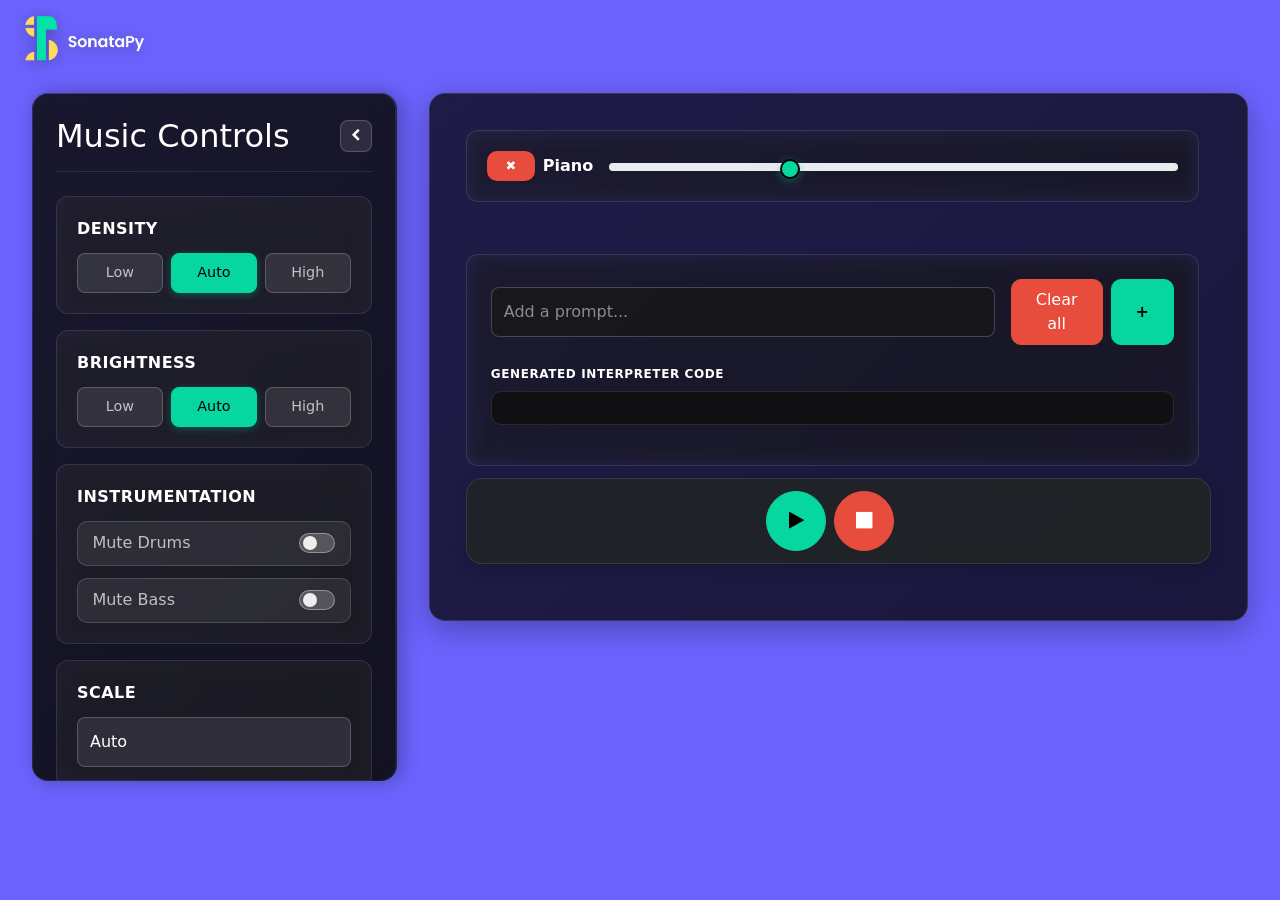
<file: static/index.html>
<!DOCTYPE html>
<html lang="en">
    <head>
        <meta charset="UTF-8">
        <meta name="viewport" content="width=device-width, initial-scale=1.0">
        <title>SonataPy</title>
        
        <link href="https://cdn.jsdelivr.net/npm/bootstrap@5.3.3/dist/css/bootstrap.min.css" rel="stylesheet">
        <link rel="stylesheet" href="https://maxcdn.bootstrapcdn.com/font-awesome/4.6.1/css/font-awesome.min.css">
        <link rel="stylesheet" href="style.css">
    </head>

    <body>
        <header class="d-flex justify-content-between align-items-center px-4 py-3">
        <div class="d-flex align-items-center">
            <img src="assets/logo.png" alt="SonataPy Logo" class="me-3" style="height: 45px;">
        </div>
        </header>

<main class="main-layout">
            <aside class="sidebar" id="sidebar">
                
                <div class="sidebar-header d-flex justify-content-between align-items-center">
                    <h2 class="mb-0">Music Controls</h2>
                    <button class="btn btn-sm btn-outline-secondary toggle-sidebar" id="toggleSidebar">
                        <i class="fa fa-chevron-left"></i>
                    </button>
                </div>

                <div class="control-container">

                    <div class="control-group">
                        <span class="control-title">Density</span>
                        <div class="radio-group">
                            <div class="radio-option">
                                <input type="radio" name="densityRadio" id="lowDensity" value="low">
                                <label for="lowDensity">Low</label>
                            </div>
                            <div class="radio-option">
                                <input type="radio" name="densityRadio" id="autoDensity" value="auto" checked>
                                <label for="autoDensity">Auto</label>
                            </div>
                            <div class="radio-option">
                                <input type="radio" name="densityRadio" id="highDensity" value="high">
                                <label for="highDensity">High</label>
                            </div>
                        </div>
                    </div>

                    <div class="control-group">
                        <span class="control-title">Brightness</span>
                        <div class="radio-group">
                            <div class="radio-option">
                                <input type="radio" name="brightnessRadio" id="lowBrightness" value="low">
                                <label for="lowBrightness">Low</label>
                            </div>
                            <div class="radio-option">
                                <input type="radio" name="brightnessRadio" id="autoBrightness" value="auto" checked>
                                <label for="autoBrightness">Auto</label>
                            </div>
                            <div class="radio-option">
                                <input type="radio" name="brightnessRadio" id="highBrightness" value="high">
                                <label for="highBrightness">High</label>
                            </div>
                        </div>
                    </div>

                    <div class="control-group">
                        <span class="control-title">Instrumentation</span>
                        <div class="toggle-stack">
                            <div class="toggle-check">
                                <input class="toggle-input" type="checkbox" name="drumsCheckbox" id="drumsCheckbox">
                                <label class="toggle-label" for="drumsCheckbox">
                                    <span>Mute Drums</span>
                                    <span class="toggle-indicator" aria-hidden="true"></span>
                                </label>
                            </div>
                            <div class="toggle-check">
                                <input class="toggle-input" type="checkbox" name="bassCheckbox" id="bassCheckbox">
                                <label class="toggle-label" for="bassCheckbox">
                                    <span>Mute Bass</span>
                                    <span class="toggle-indicator" aria-hidden="true"></span>
                                </label>
                            </div>
                        </div>
                    </div>

                    <div class="control-group">
                        <label class="control-title" for="scaleSelect">Scale</label>
                        <select class="form-select" id="scaleSelect">
                            <option value="SCALE_UNSPECIFIED" selected>Auto</option>
                            <option value="C_MAJOR_A_MINOR">C major / A minor</option>
                            <option value="D_FLAT_MAJOR_B_FLAT_MINOR">D♭ major / B♭ minor</option>
                            <option value="D_MAJOR_B_MINOR">D major / B minor</option>
                            <option value="E_FLAT_MAJOR_C_MINOR">E♭ major / C minor</option>
                            <option value="E_MAJOR_D_FLAT_MINOR">E major / C♯/D♭ minor</option>
                            <option value="F_MAJOR_D_MINOR">F major / D minor</option>
                            <option value="G_FLAT_MAJOR_E_FLAT_MINOR">G♭ major / E♭ minor</option>
                            <option value="G_MAJOR_E_MINOR">G major / E minor</option>
                            <option value="A_FLAT_MAJOR_F_MINOR">A♭ major / F minor</option>
                            <option value="A_MAJOR_G_FLAT_MINOR">A major / F♯/G♭ minor</option>
                            <option value="B_FLAT_MAJOR_G_MINOR">B♭ major / G minor</option>
                            <option value="B_MAJOR_A_FLAT_MINOR">B major / G♯/A♭ minor</option>
                        </select>
                    </div>

                    <div class="control-group">
                        <label for="bpmRange" class="form-label d-flex justify-content-between align-items-center">
                            <span>BPM</span>
                            <span id="bpmValue">120</span>
                        </label>
                        <input type="range" class="form-range custom-slider control-slider" min="60" max="200" step="1" id="bpmRange" value="120" disabled>
                        <div class="toggle-check mt-2">
                            <input class="toggle-input" type="checkbox" id="autoBpmCheckbox" checked>
                            <label class="toggle-label" for="autoBpmCheckbox">
                                <span>Auto</span>
                                <span class="toggle-indicator" aria-hidden="true"></span>
                            </label>
                        </div>
                    </div>


                    <section class="panel session-log">
                        <div class="panel-header d-flex align-items-center justify-content-between mb-2">
                            <h3 class="panel-title mb-0">Session Log</h3>
                            <span class="panel-subtitle">Live updates</span>
                        </div>
                        <div id="log" class="log" aria-live="polite"></div>
                    </section>
                </div>
            </aside>

            <div class="content-area">
                <div class="slider-container">
                    <div class="slider-scroll">
                        <div id="sliders-list" class="slider-list">
                            <div class="slider-row d-flex flex-wrap align-items-center justify-content-between gap-3">
                                <div class="d-flex align-items-center gap-2">
                                    <button class="btn btn-danger btn-sm remove-slider-btn" type="button">✖</button>
                                    <label for="slider0" class="form-label mb-0">Piano</label>
                                </div>
                                <div class="flex-grow-1">
                                    <input type="range" class="form-range custom-slider" id="slider0" min="0.1" max="3" step="0.1" value="1.0">
                                </div>
                            </div>
                        </div>

                        <div class="prompt-section">
                            <div class="d-flex flex-column flex-md-row align-items-stretch align-items-md-center gap-3">
                                <input type="text" class="form-control" id="promptInput" placeholder="Add a prompt...">
                                <div class="d-flex flex-md-row gap-2 justify-content-md-end">
                                    <button id="clearBtn" class="btn btn-danger">Clear all</button>
                                    <button id="addSliderBtn" class="btn btn-success">+</button>
                                </div>
                            </div>

                            <div id="generated-code-container" class="mt-3 text-start">
                                <label for="generatedCode" class="form-label generated-output-label">Generated Interpreter Code</label>
                                <pre id="generatedCode" class="code-output"></pre>
                            </div>
                        </div>
                    </div>

                    <div class="playback-controls text-white">
                        <div class="d-flex justify-content-center align-items-center">
                            <button id="playBtn" class="btn btn-success me-2 rounded-pill">
                                <i class="fa fa-play"></i>
                            </button>
                            <button id="stopBtn" class="btn btn-danger me-3 rounded-pill">
                                <i class="fa fa-stop"></i>
                            </button>
                        </div>
                    </div>
                </div>
            </div>
        </main>

        <script src="https://cdn.jsdelivr.net/npm/bootstrap@5.3.3/dist/js/bootstrap.bundle.min.js"></script>
        
        <script type="module" src="script.js"></script>
    </body>
</html>
</file>
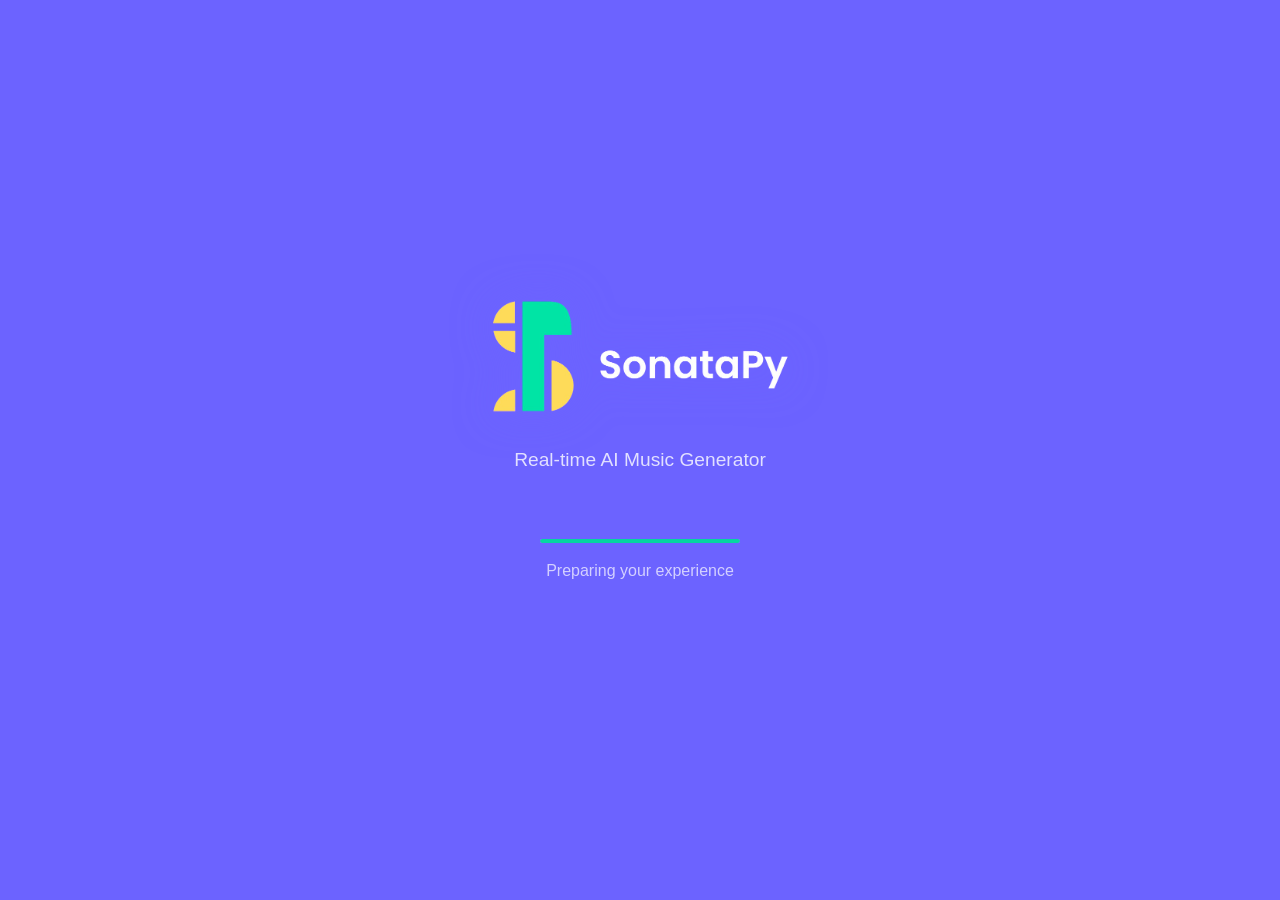
<file: static/splash_screen.html>
<!DOCTYPE html>
<html lang="en">
<head>
    <meta charset="UTF-8">
    <meta name="viewport" content="width=device-width, initial-scale=1.0">
    <title>SonataPY</title>
    <!-- Bootstrap CSS -->
    <link href="https://cdn.jsdelivr.net/npm/bootstrap@5.3.3/dist/css/bootstrap.min.css" rel="stylesheet">
    <link rel="stylesheet" href="https://maxcdn.bootstrapcdn.com/font-awesome/4.6.1/css/font-awesome.min.css">
    <!-- Custom CSS -->
    <link rel="stylesheet" href="splash.css">
   
</head>
<body>
    <div class="splash-container">        
        <!-- Logo -->
        <img src="assets/logo.png" alt="App Logo" class="logo logo-glow">
        
        <p class="tagline">
           Real-time AI Music Generator
        </p>
        
        <!-- Loading Bar -->
        <div class="loading-bar">
            <div class="loading-progress"></div>
        </div>
        
        <!-- Welcome Text -->
        <p class="welcome-text">
            Preparing your experience
        </p>

    </div>

    <script>
        function redirectToMain() {
            // Redirect to main page
            window.location.href = 'index.html';
        }

        // Start background transition
        document.body.classList.add('background-transition');

        // Automatically redirect after 6 seconds
        setTimeout(redirectToMain, 6000);

        // Load progress tracking
        let progress = 0;
        const progressInterval = setInterval(() => {
            progress += 1;
            if (progress >= 100) {
                clearInterval(progressInterval);
            }
        }, 60); 
    </script>
</body>
</html>
</file>
<file: static/splash.css>
:root {
     --primary: #06D6A0;
     --background: #6C63FF;
     --text-light: #FFFFFF;
}
 body {
     background-color: #000000;
     margin: 0;
     padding: 0;
     color: var(--text-light);
     font-family: 'Segoe UI', Tahoma, Geneva, Verdana, sans-serif;
     height: 100vh;
     overflow: hidden;
     transition: background-color 2.5s ease-in-out;
}
 .splash-container {
     display: flex;
     flex-direction: column;
     justify-content: center;
     align-items: center;
     height: 100vh;
     text-align: center;
     position: relative;
}
 .logo {
     width: 300px;
     height: auto;
     max-width: 80%;
     animation: slideInFromLeft 1.5s ease-out forwards, float 3s ease-in-out 1.5s infinite;
     opacity: 0;
     transform: translateX(-100vw);
}
 .tagline {
     font-size: 1.2rem;
     margin-top: 2rem;
     opacity: 0;
     animation: fadeInUp 1s ease-out 1s forwards;
     max-width: 500px;
     line-height: 1.6;
     color: rgba(255, 255, 255, 0.8);
}
 .loading-bar {
     width: 200px;
     height: 4px;
     background: rgba(255, 255, 255, 0.2);
     border-radius: 2px;
     overflow: hidden;
     margin-top: 3rem;
     opacity: 0;
     animation: fadeIn 0.5s ease-out 1.5s forwards;
}
 .loading-progress {
     width: 100%;
     height: 100%;
     background: var(--primary);
     border-radius: 2px;
     animation: loading 2s ease-in-out 1.5s forwards;
     transform-origin: left;
     transform: scaleX(0);
}
 .welcome-text {
     font-size: 1rem;
     opacity: 0;
     margin-top: 1rem;
     animation: fadeIn 0.5s ease-out 2s forwards;
     color: rgba(255, 255, 255, 0.7);
}

/* Animations */
 @keyframes slideInFromLeft {
     0% {
         transform: translateX(-100vw);
         opacity: 0;
    }
     80% {
         transform: translateX(20px);
         opacity: 1;
    }
     100% {
         transform: translateX(0);
         opacity: 1;
    }
}
 @keyframes float {
     0%, 100% {
         transform: translateY(0px) translateX(0);
    }
     50% {
         transform: translateY(-10px) translateX(0);
    }
}
 @keyframes fadeInUp {
     from {
         opacity: 0;
         transform: translateY(30px);
    }
     to {
         opacity: 1;
         transform: translateY(0);
    }
}
 @keyframes fadeIn {
     from {
         opacity: 0;
    }
     to {
         opacity: 1;
    }
}
 @keyframes loading {
     0% {
         transform: scaleX(0);
    }
     100% {
         transform: scaleX(1);
    }
}
 @keyframes backgroundTransition {
     0% {
         background-color: #000000;
    }
     100% {
         background-color: var(--background);
    }
}
/* Background transition effect */
 .background-transition {
     animation: backgroundTransition 2.5s ease-in-out forwards;
}

/* Add a subtle glow effect to the logo */
 .logo-glow {
     filter: drop-shadow(0 0 20px rgba(108, 99, 255, 0.5));
}
</file>
<file: static/style.css>
/* Bootstrap color overrides with your theme */
:root {
  --primary: #06D6A0;
  --background: #6C63FF;
  --text-light: #FFFFFF;
}

body {
  background-color: var(--background) !important;
  margin: 0;
  padding: 0;
  color: var(--text-light);
}

.btn-primary {
  background-color: #06D6A0;
  border-color: #06D6A0;
  color: #000000;
}

.btn-primary:hover, .btn-primary:focus {
  background-color: #05c190;
  border-color: #05c190;
  color: #000000;
}

.text-primary {
  color: #06D6A0 !important;
}

.border-primary {
  border-color: #06D6A0 !important;
}

/* Floating playback controls styling */
.playback-controls {
  z-index: 1;
  border-radius: 16px;
  box-shadow: 0 4px 16px rgba(0,0,0,0.2);
  width: 100%;
  position: sticky;
  bottom: 1.5rem;
  background: rgba(33, 37, 41, 0.95);
  backdrop-filter: blur(10px);
  color: var(--text-light);
  padding: 0.75rem 1.5rem;
  border: 1px solid rgba(255, 255, 255, 0.1);
  margin: 0 auto;
  max-width: 960px;

  display: flex;
  justify-content: center;
  flex-wrap: wrap;
  gap: 1rem;
  align-self: center;
}

/* Header with background color */

/* Main layout with 30/70 split */
.main-layout {
  display: flex;
  height: calc(100vh - 80px);
  width: 100%;
  transition: all 0.3s ease-in-out;
  gap: 2rem;
  align-items: flex-start;
  padding: 1rem 2rem;
  box-sizing: border-box;
}

/* Left sidebar with rounded edges and spacing */
.sidebar {
  width: 30%;
  background-color: rgba(10, 10, 10, 0.95);
  backdrop-filter: blur(10px);
  padding: 1.5rem;
  overflow-y: auto;
  border-right: 1px solid rgba(255, 255, 255, 0.1);
  transition: all 0.3s ease-in-out;
  position: relative;
  min-width: 300px;
  margin: 0;
  border-radius: 16px;
  height: calc(100vh - 212px); 
  box-shadow: 
    4px 0 20px rgba(0, 0, 0, 0.3),
    inset 0 1px 0 rgba(255, 255, 255, 0.1);

}

/* Collapsed sidebar state */
.sidebar.collapsed {
  width: 80px;
  min-width: 80px;
  padding: 1rem 0.5rem;
  margin: 0;
  border-radius: 16px;
}

.sidebar.collapsed .sidebar-header {
  justify-content: center;
  padding: 0;
  border-bottom: none;
  margin-bottom: 1rem;
}

.sidebar.collapsed .sidebar-header h2 {
  display: none;
}

.sidebar.collapsed .control-container {
  opacity: 0;
  visibility: hidden;
  height: 0;
}

.sidebar.collapsed .toggle-sidebar .fa-chevron-left {
  transform: rotate(180deg);
}

/* Sidebar Header */
.sidebar-header {
  margin-bottom: 1.5rem;
  padding-bottom: 1rem;
  border-bottom: 1px solid rgba(255, 255, 255, 0.1);
}

/* Toggle Button */
.toggle-sidebar {
  background: rgba(255, 255, 255, 0.1);
  border: 1px solid rgba(255, 255, 255, 0.2);
  color: var(--text-light);
  width: 32px;
  height: 32px;
  border-radius: 8px;
  display: flex;
  align-items: center;
  justify-content: center;
  transition: all 0.3s ease;
}

.toggle-sidebar:hover {
  background: rgba(108, 99, 255, 0.3);
  border-color: rgba(108, 99, 255, 0.5);
  transform: scale(1.05);
}

.toggle-sidebar .fa-chevron-left {
  transition: transform 0.3s ease;
  font-size: 0.8rem;
}

/* Control Container */
.control-container {
  transition: all 0.3s ease-in-out;
  opacity: 1;
  visibility: visible;
  height: auto;
  max-width: 800px;
  width: 100%;
  color: var(--text-light);
}

/* Collapsed State Icon Hints */
.sidebar.collapsed::after {
  content: "🎵";
  position: absolute;
  top: 50%;
  left: 50%;
  transform: translate(-50%, -50%);
  font-size: 1.5rem;
  opacity: 0.7;
}

/* Right content area */
.content-area {
  flex: 1 1 auto;
  display: flex;
  justify-content: flex-start;
  align-items: stretch;
  padding: 0;
  background-color: transparent;
  transition: all 0.3s ease-in-out;
  margin: 0;
}

/* When sidebar is collapsed, expand content area */
.sidebar.collapsed ~ .content-area {
  padding-left: 0;
}

/* REPLACE the existing .slider-container with this: */
.slider-container {
  background: rgba(0, 0, 0, 0.8);
  backdrop-filter: blur(20px);
  padding: 2rem 2.25rem;
  border-radius: 16px;
  box-shadow: 0 8px 32px rgba(0, 0, 0, 0.3);
  width: 100%;
  max-width: 100%;
  border: 1px solid rgba(255, 255, 255, 0.15);
  position: relative;
  display: flex;
  flex-direction: column;
  gap: 1.5rem;
  max-height: calc(100vh - 212px);
  overflow: hidden;
}

.slider-scroll {
  flex: 1 1 auto;
  min-height: 0;
  overflow-y: auto;
  padding-right: 0.75rem;
  padding-bottom: 0.75rem;
  display: flex;
  flex-direction: column;
  gap: 1.5rem;
  max-width: 960px;
  width: 100%;
  margin: 0 auto;
}

.slider-list {
  display: flex;
  flex-direction: column;
  gap: 1rem;
  flex: 0 0 auto;
  min-height: auto;
  overflow: visible;
  padding: 0.25rem 0;
}

.control-title {
  display: block;
  font-size: 0.95rem;
  font-weight: 600;
  letter-spacing: 0.03em;
  text-transform: uppercase;
  color: rgba(255, 255, 255, 0.75);
  margin-bottom: 0.75rem;
}

.toggle-stack {
  display: flex;
  flex-direction: column;
  gap: 0.75rem;
}

.toggle-check {
  position: relative;
}

.toggle-input {
  position: absolute;
  opacity: 0;
  pointer-events: none;
}

.toggle-label {
  display: flex;
  align-items: center;
  justify-content: space-between;
  gap: 1rem;
  padding: 0.6rem 0.9rem;
  background: rgba(255, 255, 255, 0.08);
  border: 1px solid rgba(255, 255, 255, 0.15);
  border-radius: 10px;
  color: rgba(255, 255, 255, 0.7);
  cursor: pointer;
  transition: all 0.3s ease;
}

.toggle-label:hover {
  border-color: rgba(108, 99, 255, 0.4);
  background: rgba(108, 99, 255, 0.15);
}

.toggle-indicator {
  position: relative;
  width: 36px;
  height: 20px;
  border-radius: 999px;
  background: rgba(255, 255, 255, 0.2);
  border: 1px solid rgba(255, 255, 255, 0.35);
  transition: all 0.3s ease;
}

.toggle-indicator::after {
  content: '';
  position: absolute;
  top: 2px;
  left: 3px;
  width: 14px;
  height: 14px;
  border-radius: 50%;
  background: rgba(255, 255, 255, 0.9);
  transition: transform 0.3s ease;
}

.toggle-input:checked + .toggle-label {
  color: var(--text-light);
  border-color: rgba(6, 214, 160, 0.6);
  background: rgba(6, 214, 160, 0.2);
  box-shadow: 0 0 0 1px rgba(6, 214, 160, 0.15);
}

.toggle-input:checked + .toggle-label .toggle-indicator {
  background: rgba(6, 214, 160, 0.75);
  border-color: rgba(6, 214, 160, 0.9);
}

.toggle-input:checked + .toggle-label .toggle-indicator::after {
  transform: translateX(14px);
  background: #000000;
}

.control-slider {
  margin-top: 0.25rem;
}

.generated-output-label {
  font-size: 0.75rem;
  letter-spacing: 0.05em;
  text-transform: uppercase;
  color: rgba(255, 255, 255, 0.65);
}

.code-output {
  background: rgba(17, 17, 17, 0.85);
  color: var(--primary);
  padding: 1rem;
  border-radius: 10px;
  font-size: 0.85rem;
  max-height: 200px;
  overflow-y: auto;
  border: 1px solid rgba(255, 255, 255, 0.1);
}

.form-label {
  color: var(--text-light);
  font-weight: 500;
}

.form-control, .form-select {
  background-color: rgba(26, 26, 26, 0.8);
  border: 1px solid rgba(255, 255, 255, 0.2);
  color: var(--text-light);
  border-radius: 8px;
  padding: 0.75rem;
}

.form-control:focus, .form-select:focus {
  background-color: rgba(26, 26, 26, 0.9);
  border-color: #06D6A0;
  color: var(--text-light);
  box-shadow: 0 0 0 0.25rem rgba(6, 214, 160, 0.25);
}

.form-select {
  background: rgba(255, 255, 255, 0.1) !important;
  border: 1px solid rgba(255, 255, 255, 0.2) !important;
  background-color: #302e3b !important;
}

.form-control::placeholder {
  color: rgba(255, 255, 255, 0.5);
}

/* Enhanced row styling */

/* Improved three-way toggle switch */
.tw-toggle {
  background: rgba(44, 62, 80, 0.8);
  display: inline-flex;
  padding: 4px;
  border-radius: 25px;
  position: relative;
  border: 2px solid rgba(52, 73, 94, 0.6);
  width: 180px;
  height: 38px;
  backdrop-filter: blur(5px);
}

.tw-toggle label {
  text-align: center;
  font-family: sans-serif;
  display: inline-block;
  color: #bdc3c7;
  position: relative;
  z-index: 2;
  margin: 0;
  text-align: center;
  padding: 6px 12px;
  font-size: 14px;
  flex: 1;
  transition: color 0.3s ease;
  line-height: 24px;
}

.tw-toggle input {
  position: absolute;
  z-index: 3;
  opacity: 0;
  height: 100%;
  width: 33.33%;
  cursor: pointer;
}

.tw-toggle span {
  height: calc(100% - 8px);
  width: 33.33%;
  border-radius: 20px;
  background: var(--primary);
  display: block;
  position: absolute;
  left: 4px;
  top: 4px;
  transition: all 0.3s ease-in-out;
  box-shadow: 0 2px 8px rgba(0,0,0,0.3);
}

.tw-toggle input[value="false"]:checked ~ span {
  background: #e74c3c;
  left: 4px;
}

.tw-toggle input[value="true"]:checked ~ span {
  background: var(--primary);
  left: calc(66.66% + 4px);
}

.tw-toggle input[value="-1"]:checked ~ span {
  background: #95A5A6;
  left: calc(33.33% + 4px);
}

.tw-toggle input[value="false"]:checked + label,
.tw-toggle input[value="true"]:checked + label,
.tw-toggle input[value="-1"]:checked + label {
  color: var(--text-light);
  font-weight: 600;
}

/* Custom scrollbar */
::-webkit-scrollbar {
  width: 8px;
}

::-webkit-scrollbar-track {
  background: rgba(26, 26, 26, 0.5);
}

::-webkit-scrollbar-thumb {
  background: #06D6A0;
  border-radius: 4px;
}

::-webkit-scrollbar-thumb:hover {
  background: #05c190;
}

/* Sidebar specific scrollbar */
.sidebar::-webkit-scrollbar {
  width: 6px;
}

.sidebar::-webkit-scrollbar-track {
  background: rgba(255, 255, 255, 0.05);
  border-radius: 3px;
  margin: 10px 0;
}

.sidebar::-webkit-scrollbar-thumb {
  background: var(--primary);
  border-radius: 3px;
}

.sidebar::-webkit-scrollbar-thumb:hover {
  background: #05c190;
}

/* Gradient overlays for better text readability */
.sidebar::before, .slider-container::before {
  content: '';
  position: absolute;
  top: 0;
  left: 0;
  right: 0;
  bottom: 0;
  background: linear-gradient(135deg, rgba(108, 99, 255, 0.1) 0%, rgba(108, 99, 255, 0.05) 100%);
  pointer-events: none;
  border-radius: inherit;
  z-index: -1;
}

.sidebar, .slider-container {
  position: relative;
}

/* Subtle border glow effect for sidebar */
.sidebar::after {
  content: '';
  position: absolute;
  top: 0;
  left: 0;
  right: 0;
  bottom: 0;
  border-radius: 16px;
  padding: 1px;
  background: linear-gradient(135deg, rgba(108, 99, 255, 0.3), rgba(6, 214, 160, 0.1));
  mask: 
    linear-gradient(#fff 0 0) content-box, 
    linear-gradient(#fff 0 0);
  -webkit-mask: 
      linear-gradient(#fff 0 0) content-box, 
      linear-gradient(#fff 0 0);
  -webkit-mask-composite: xor;
  mask-composite: exclude;
  pointer-events: none;
}

/* Floating toggle for mobile */
.floating-toggle {
  display: none;
  position: fixed;
  top: 1rem;
  left: 1rem;
  z-index: 1001;
  background: var(--primary);
  width: 50px;
  height: 50px;
  border-radius: 12px;
  align-items: center;
  justify-content: center;
  box-shadow: 0 4px 12px rgba(0,0,0,0.3);
  border: none;
  color: #000000;
}

/* Responsive adjustments */
@media (max-width: 768px) {
  .sidebar {
      position: fixed;
      left: 1rem;
      top: 1rem;
      height: calc(100vh - 2rem);
      z-index: 1000;
      transform: translateX(0);
      transition: transform 0.3s ease-in-out;
      width: calc(300px - 2rem) !important;
      margin: 0;
  }
  
  .sidebar.collapsed {
      transform: translateX(-100%);
      width: calc(300px - 2rem) !important;
  }
  
  .sidebar.collapsed ~ .content-area {
      width: calc(100% - 2rem);
      margin: 1rem;
  }
  
  .sidebar:not(.collapsed) ~ .content-area {
      margin-left: calc(300px + 1rem);
      width: calc(100% - 300px - 2rem);
  }
  
  .toggle-sidebar {
      position: absolute;
      top: 1rem;
      right: 1rem;
      z-index: 1001;
      background: var(--primary);
  }
  
  .floating-toggle {
      display: flex;
  }
  
  .sidebar:not(.collapsed) ~ .floating-toggle {
      display: none;
  }

  .content-area {
    width: 100%;
    margin: 1rem;
    padding: 1.5rem;
    display: block;
  }

  .slider-container {
    max-height: none;
    padding: 1.5rem;
  }

  .slider-list {
    max-height: none;
  }

  .slider-scroll {
    padding-right: 0.25rem;
    max-width: 100%;
    margin: 0;
  }

  .playback-controls {
      bottom: 1rem;
      padding: 0.75rem 1rem;
      max-width: 100%;
  }
}

/* ===== ADD ALL THESE NEW RULES ===== */

/* Enhanced Header */
header {
  background: var(--background);
}

header img {
  filter: drop-shadow(0 2px 8px rgba(0, 0, 0, 0.3));
  transition: transform 0.3s ease;
}

header img:hover {
  transform: scale(1.05);
}

/* Enhanced Slider Rows (replaces .row) */
.slider-row {
  background: rgba(255, 255, 255, 0.05);
  border: 1px solid rgba(255, 255, 255, 0.1);
  border-radius: 12px;
  padding: 1.25rem;
  margin-bottom: 0;
  transition: all 0.3s ease;
  backdrop-filter: blur(10px);
  min-width: 0;
}

.slider-row:hover {
  border-color: rgba(108, 99, 255, 0.3);
  transform: translateY(-2px);
  box-shadow: 0 4px 15px rgba(0, 0, 0, 0.2);
}

/* Custom slider styling */
.custom-slider {
  width: 100%;
  height: 8px;
  border-radius: 4px;
  background: rgba(255, 255, 255, 0.2);
  outline: none;
  transition: all 0.3s ease;
}

.custom-slider::-webkit-slider-thumb {
  appearance: none;
  width: 20px;
  height: 20px;
  border-radius: 50%;
  background: var(--primary);
  border: 2px solid #000000;
  cursor: pointer;
  box-shadow: 0 2px 8px rgba(6, 214, 160, 0.4);
  transition: all 0.3s ease;
}

.custom-slider::-webkit-slider-thumb:hover {
  transform: scale(1.2);
  box-shadow: 0 4px 12px rgba(6, 214, 160, 0.6);
}

.custom-slider::-moz-range-thumb {
  width: 20px;
  height: 20px;
  border-radius: 50%;
  background: var(--primary);
  border: 2px solid #000000;
  cursor: pointer;
  box-shadow: 0 2px 8px rgba(6, 214, 160, 0.4);
}

/* Remove slider button */
.remove-slider-btn {
  background: #e74c3c;
  border: none;
  width: 30px;
  height: 30px;
  border-radius: 8px;
  display: flex;
  align-items: center;
  justify-content: center;
  font-size: 0.8rem;
  transition: all 0.3s ease;
}

.remove-slider-btn:hover {
  background: #c0392b;
  transform: scale(1.1);
}

/* Prompt input section */
.prompt-section {
  background: rgba(255, 255, 255, 0.05);
  border: 1px solid rgba(255, 255, 255, 0.1);
  border-radius: 12px;
  padding: 1.5rem;
  margin-top: 1.5rem;
  backdrop-filter: blur(10px);
}

/* Enhanced Buttons */
.btn-success {
  background: var(--primary);
  border-color: var(--primary);
  color: #000000;
  font-weight: 600;
  border-radius: 10px;
  padding: 0.5rem 1.5rem;
  transition: all 0.3s ease;
}

.btn-success:hover {
  background: #05c190;
  border-color: #05c190;
  transform: translateY(-2px);
  box-shadow: 0 4px 12px rgba(6, 214, 160, 0.4);
}

.btn-danger {
  background: #e74c3c;
  border-color: #e74c3c;
  border-radius: 10px;
  padding: 0.5rem 1.5rem;
  transition: all 0.3s ease;
}

.btn-danger:hover {
  background: #c0392b;
  border-color: #c0392b;
  transform: translateY(-2px);
  box-shadow: 0 4px 12px rgba(231, 76, 60, 0.4);
}

/* Playback control buttons */
#playBtn, #stopBtn {
  width: 60px;
  height: 60px;
  border-radius: 50%;
  display: flex;
  align-items: center;
  justify-content: center;
  font-size: 1.2rem;
  transition: all 0.3s ease;
}

#playBtn:hover, #stopBtn:hover {
  transform: scale(1.1);
  box-shadow: 0 6px 20px rgba(0, 0, 0, 0.3);
}

/* Improved form controls in sidebar */
.control-group {
  background: rgba(255, 255, 255, 0.05);
  border: 1px solid rgba(255, 255, 255, 0.1);
  border-radius: 12px;
  padding: 1.25rem;
  margin-bottom: 1rem;
  transition: all 0.3s ease;
  backdrop-filter: blur(10px);
}

.control-group:hover {
  border-color: rgba(108, 99, 255, 0.3);
  transform: translateY(-2px);
}

.control-group > label,
.control-title {
  color: var(--text-light);
  font-weight: 600;
  margin-bottom: 0.75rem;
  display: block;
  font-size: 1rem;
}

.panel {
  background: rgba(255, 255, 255, 0.05);
  border: 1px solid rgba(255, 255, 255, 0.1);
  border-radius: 12px;
  padding: 1.25rem;
  backdrop-filter: blur(12px);
  box-shadow: inset 0 1px 0 rgba(255, 255, 255, 0.08);
}

.panel-header {
  padding-bottom: 0.75rem;
  border-bottom: 1px solid rgba(255, 255, 255, 0.08);
}

.panel-title {
  font-size: 1rem;
  font-weight: 600;
  letter-spacing: 0.04em;
  text-transform: uppercase;
  color: rgba(255, 255, 255, 0.8);
}

.panel-subtitle {
  font-size: 0.7rem;
  text-transform: uppercase;
  letter-spacing: 0.12em;
  color: rgba(255, 255, 255, 0.45);
}

.log {
  max-height: 220px;
  overflow-y: auto;
  display: flex;
  flex-direction: column;
  gap: 0.5rem;
  font-size: 0.8rem;
  padding-right: 0.25rem;
}

.log-entry {
  padding: 0.5rem 0.75rem;
  border-radius: 8px;
  background: rgba(0, 0, 0, 0.35);
  border: 1px solid rgba(255, 255, 255, 0.05);
  color: rgba(255, 255, 255, 0.85);
  box-shadow: inset 0 1px 0 rgba(255, 255, 255, 0.05);
}

.log-entry.log-warn {
  border-color: rgba(230, 126, 34, 0.6);
  background: rgba(230, 126, 34, 0.15);
}

.log-entry.log-error {
  border-color: rgba(231, 76, 60, 0.6);
  background: rgba(231, 76, 60, 0.2);
}

/* Radio button groups */
.radio-group {
  display: flex;
  gap: 0.5rem;
  margin-top: 0.5rem;
  flex-wrap: wrap;
}

.radio-option {
  flex: 1;
  text-align: center;
}

.radio-option input[type="radio"] {
  display: none;
}

.radio-option label {
  display: block;
  padding: 0.5rem 0.75rem;
  background: rgba(255, 255, 255, 0.1);
  border: 1px solid rgba(255, 255, 255, 0.2);
  border-radius: 8px;
  color: rgba(255, 255, 255, 0.7);
  cursor: pointer;
  transition: all 0.3s ease;
  font-weight: 500;
  font-size: 0.9rem;
  margin-bottom: 0;
}

.radio-option input[type="radio"]:checked + label {
  background: var(--primary);
  color: #000000;
  border-color: var(--primary);
  box-shadow: 0 2px 8px rgba(6, 214, 160, 0.3);
}

.radio-option label:hover {
  background: rgba(108, 99, 255, 0.3);
  border-color: rgba(108, 99, 255, 0.5);
}

/* Loading and state animations */
@keyframes pulse {
  0% { opacity: 1; }
  50% { opacity: 0.7; }
  100% { opacity: 1; }
}

.loading {
  animation: pulse 1.5s ease-in-out infinite;
}

@keyframes successPulse {
  0% { background: var(--primary); }
  50% { background: #27ae60; }
  100% { background: var(--primary); }
}

.success-flash {
  animation: successPulse 0.6s ease-in-out;
}

/* Better form labels */
.form-label {
  font-weight: 600;
  margin-bottom: 0.5rem;
}
</file>
